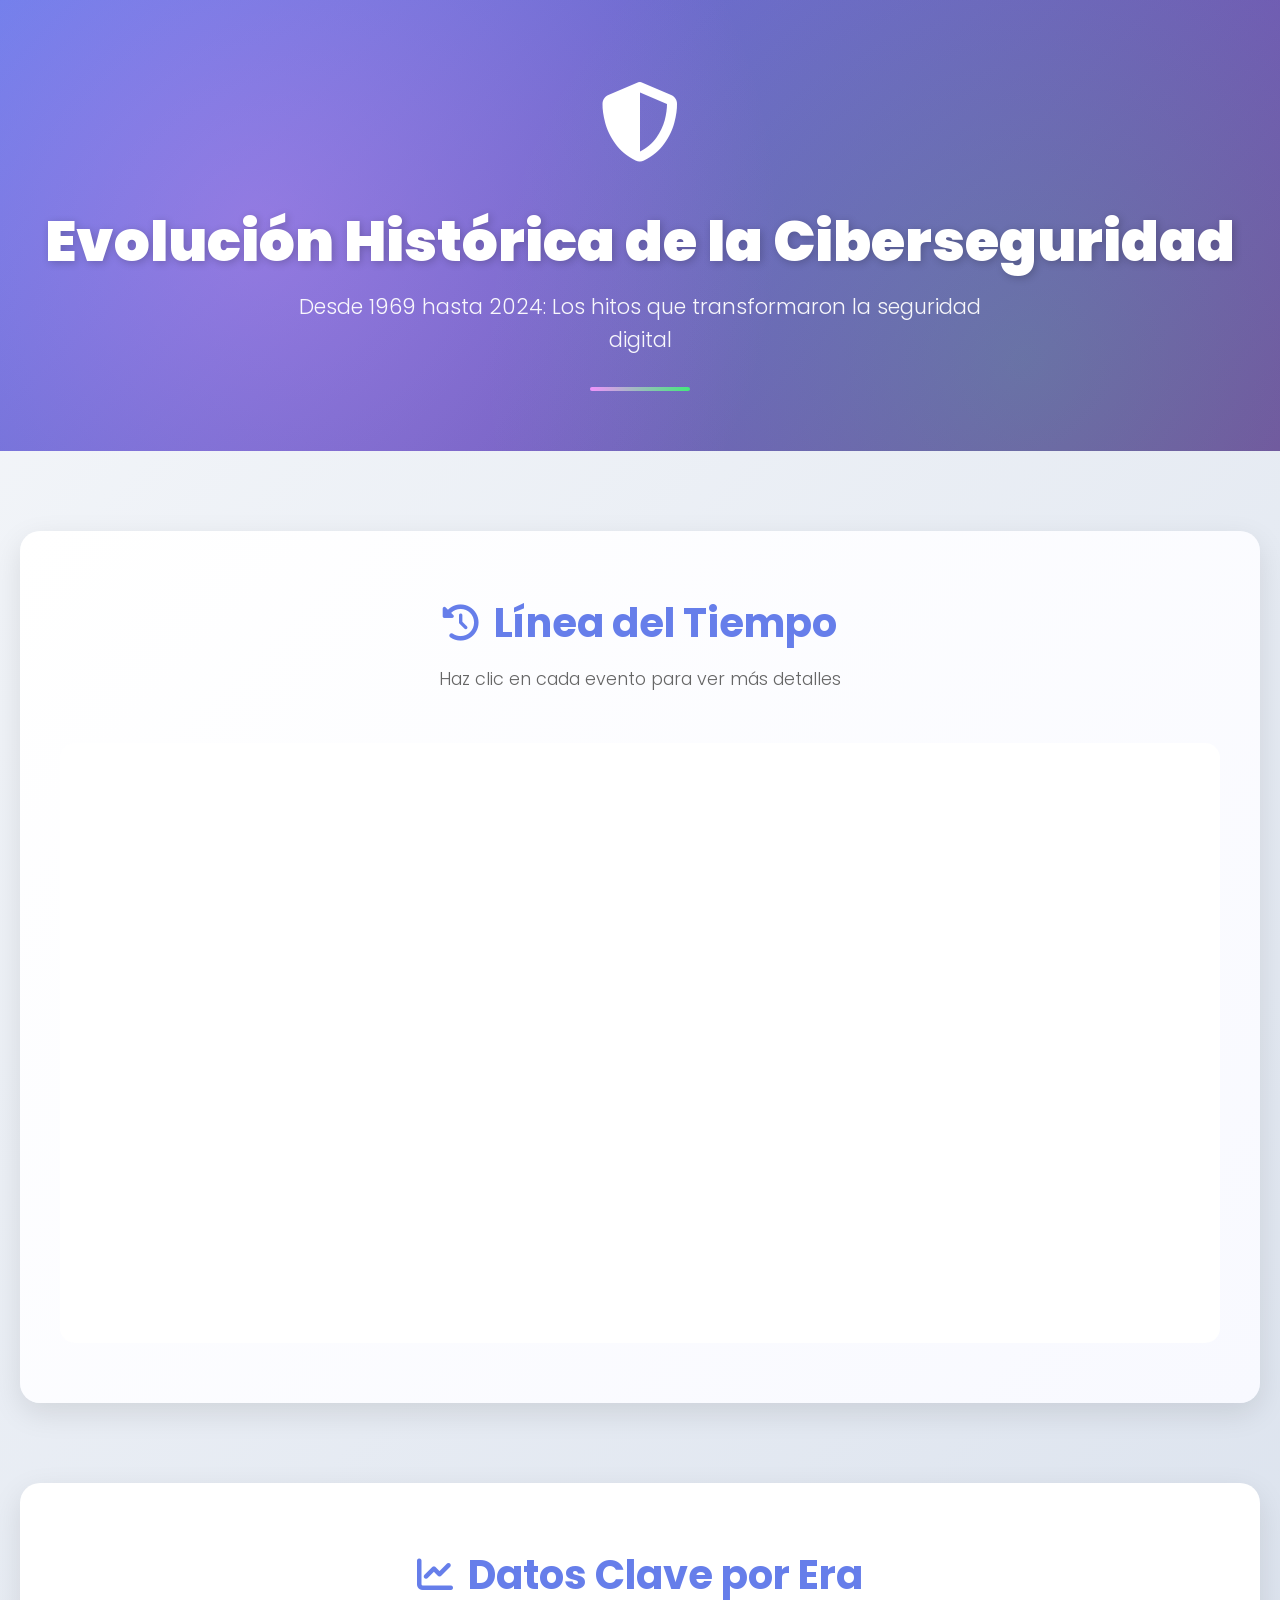
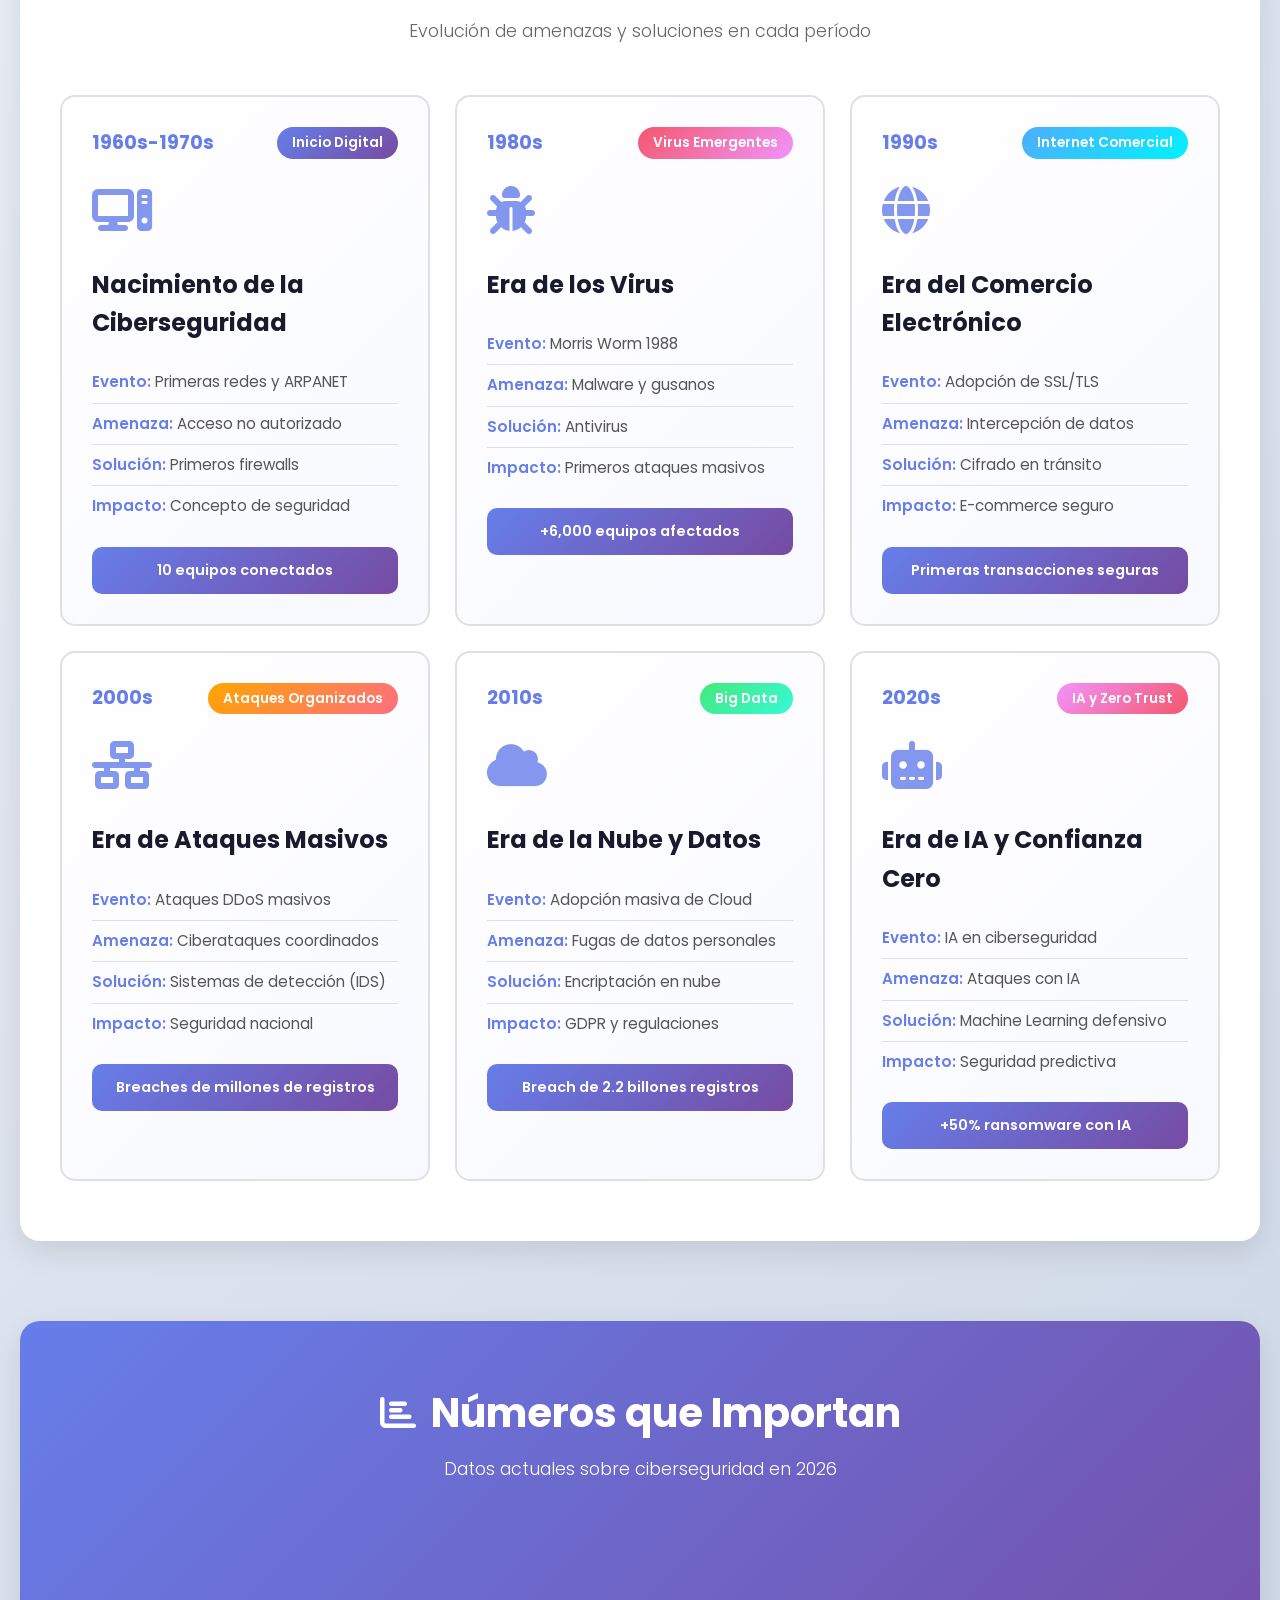
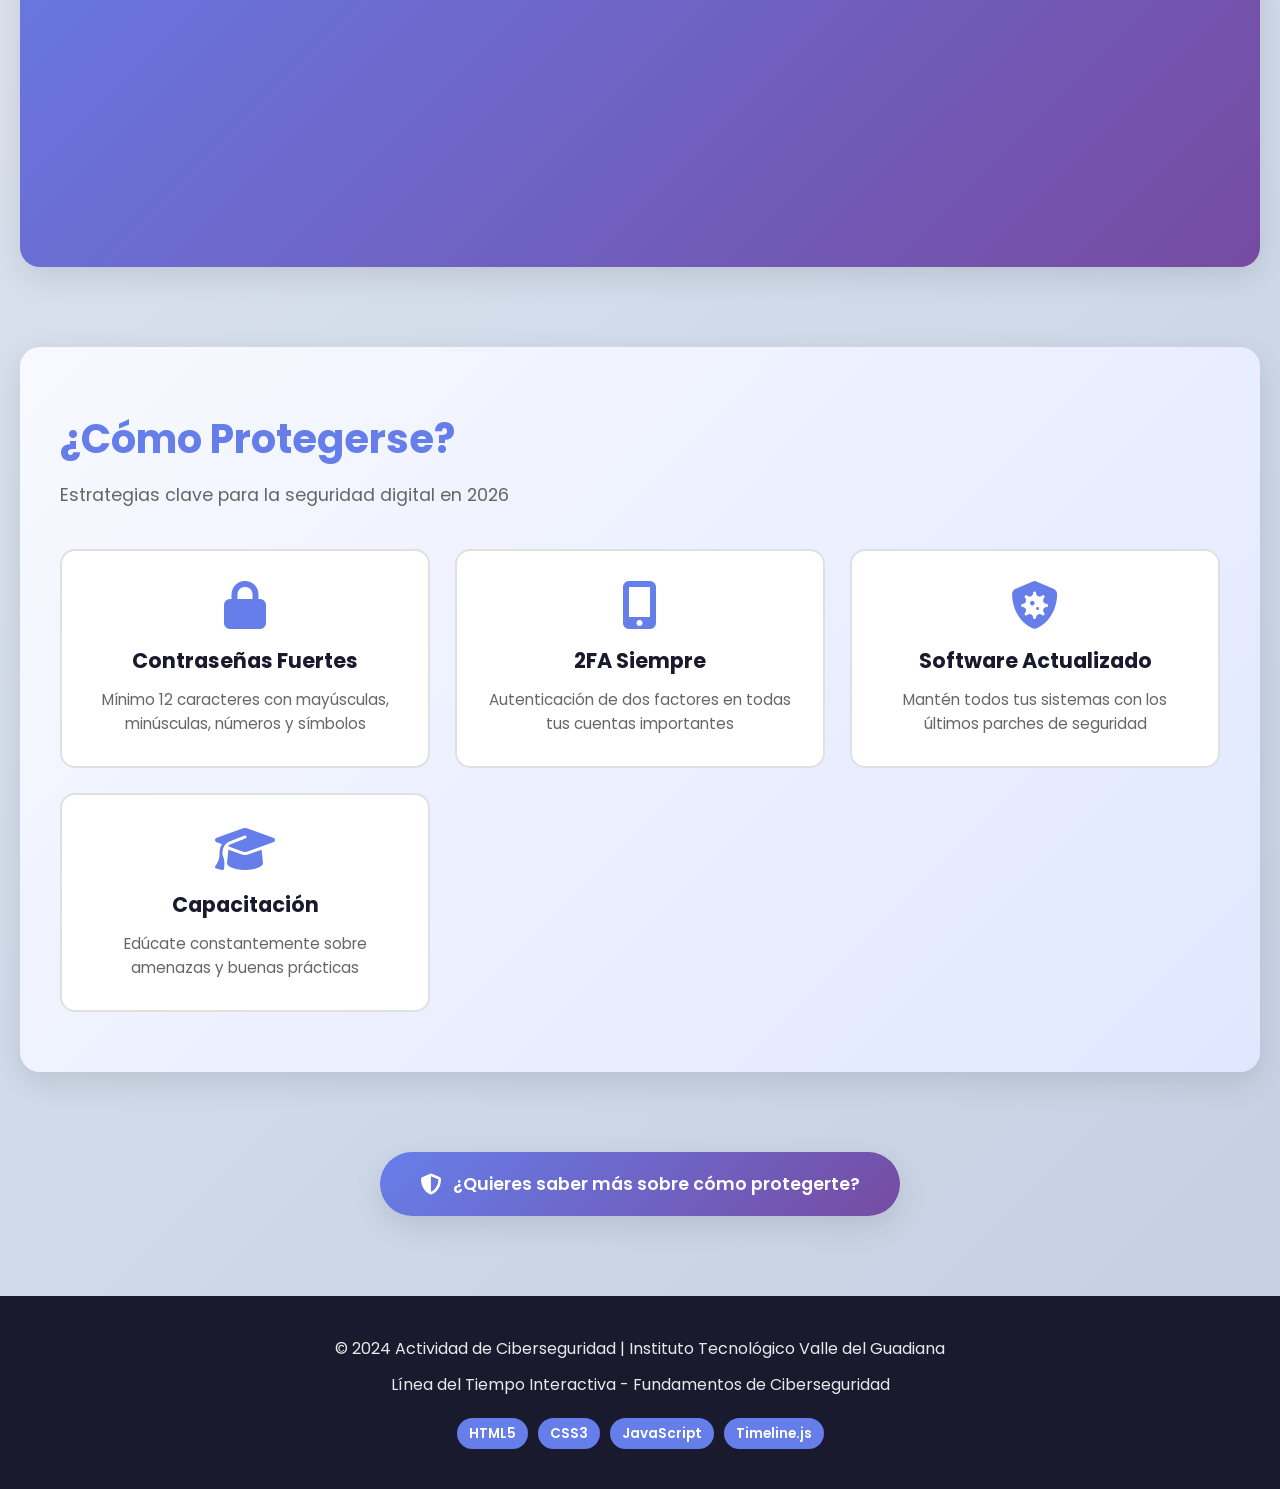
<file: index.html>
<!DOCTYPE html>
<html lang="es">
<head>
    <meta charset="UTF-8">
    <meta name="viewport" content="width=device-width, initial-scale=1.0">
    <title>Evolución Histórica de la Ciberseguridad</title>
    <link rel="stylesheet" href="styles.css">
    <!-- Timeline.js de Knight Lab -->
    <link title="timeline-styles" rel="stylesheet" 
          href="https://cdn.knightlab.com/libs/timeline3/latest/css/timeline.css">
    <script src="https://cdn.knightlab.com/libs/timeline3/latest/js/timeline.js"></script>
    <!-- Google Fonts -->
    <link href="https://fonts.googleapis.com/css2?family=Poppins:wght@300;400;600;700;900&display=swap" rel="stylesheet">
    <!-- Font Awesome para iconos -->
    <link rel="stylesheet" href="https://cdnjs.cloudflare.com/ajax/libs/font-awesome/6.4.0/css/all.min.css">
</head>
<body>
    <!-- HEADER CON ANIMACIÓN -->
    <header class="hero-header">
        <div class="hero-content">
            <div class="hero-icon">
                <i class="fas fa-shield-alt"></i>
            </div>
            <h1 class="titulo-principal">Evolución Histórica de la Ciberseguridad</h1>
            <p class="subtitulo">Desde 1969 hasta 2024: Los hitos que transformaron la seguridad digital</p>
            <div class="decorative-line"></div>
        </div>
        <div class="hero-background"></div>
    </header>

    <!-- CONTENEDOR PRINCIPAL -->
    <main class="main-container">
        
        <!-- SECCIÓN 1: LÍNEA DEL TIEMPO INTERACTIVA -->
        <section class="timeline-section">
            <div class="section-header">
                <h2><i class="fas fa-history"></i> Línea del Tiempo</h2>
                <p>Haz clic en cada evento para ver más detalles</p>
            </div>
            <div id="timeline-embed" class="timeline-embed"></div>
        </section>

        <!-- SECCIÓN 2: DATOS CLAVE POR ERA -->
        <section class="eras-section">
            <div class="section-header">
                <h2><i class="fas fa-chart-line"></i> Datos Clave por Era</h2>
                <p>Evolución de amenazas y soluciones en cada período</p>
            </div>

            <div class="eras-grid">
                <!-- ERA 1960s-1970s -->
                <div class="era-card era-1">
                    <div class="era-header">
                        <span class="era-year">1960s-1970s</span>
                        <span class="era-tag">Inicio Digital</span>
                    </div>
                    <div class="era-icon">
                        <i class="fas fa-computer"></i>
                    </div>
                    <h3>Nacimiento de la Ciberseguridad</h3>
                    <ul class="era-items">
                        <li><strong>Evento:</strong> Primeras redes y ARPANET</li>
                        <li><strong>Amenaza:</strong> Acceso no autorizado</li>
                        <li><strong>Solución:</strong> Primeros firewalls</li>
                        <li><strong>Impacto:</strong> Concepto de seguridad</li>
                    </ul>
                    <div class="era-stats">
                        <span>10 equipos conectados</span>
                    </div>
                </div>

                <!-- ERA 1980s -->
                <div class="era-card era-2">
                    <div class="era-header">
                        <span class="era-year">1980s</span>
                        <span class="era-tag">Virus Emergentes</span>
                    </div>
                    <div class="era-icon">
                        <i class="fas fa-bug"></i>
                    </div>
                    <h3>Era de los Virus</h3>
                    <ul class="era-items">
                        <li><strong>Evento:</strong> Morris Worm 1988</li>
                        <li><strong>Amenaza:</strong> Malware y gusanos</li>
                        <li><strong>Solución:</strong> Antivirus</li>
                        <li><strong>Impacto:</strong> Primeros ataques masivos</li>
                    </ul>
                    <div class="era-stats">
                        <span>+6,000 equipos afectados</span>
                    </div>
                </div>

                <!-- ERA 1990s -->
                <div class="era-card era-3">
                    <div class="era-header">
                        <span class="era-year">1990s</span>
                        <span class="era-tag">Internet Comercial</span>
                    </div>
                    <div class="era-icon">
                        <i class="fas fa-globe"></i>
                    </div>
                    <h3>Era del Comercio Electrónico</h3>
                    <ul class="era-items">
                        <li><strong>Evento:</strong> Adopción de SSL/TLS</li>
                        <li><strong>Amenaza:</strong> Intercepción de datos</li>
                        <li><strong>Solución:</strong> Cifrado en tránsito</li>
                        <li><strong>Impacto:</strong> E-commerce seguro</li>
                    </ul>
                    <div class="era-stats">
                        <span>Primeras transacciones seguras</span>
                    </div>
                </div>

                <!-- ERA 2000s -->
                <div class="era-card era-4">
                    <div class="era-header">
                        <span class="era-year">2000s</span>
                        <span class="era-tag">Ataques Organizados</span>
                    </div>
                    <div class="era-icon">
                        <i class="fas fa-network-wired"></i>
                    </div>
                    <h3>Era de Ataques Masivos</h3>
                    <ul class="era-items">
                        <li><strong>Evento:</strong> Ataques DDoS masivos</li>
                        <li><strong>Amenaza:</strong> Ciberataques coordinados</li>
                        <li><strong>Solución:</strong> Sistemas de detección (IDS)</li>
                        <li><strong>Impacto:</strong> Seguridad nacional</li>
                    </ul>
                    <div class="era-stats">
                        <span>Breaches de millones de registros</span>
                    </div>
                </div>

                <!-- ERA 2010s -->
                <div class="era-card era-5">
                    <div class="era-header">
                        <span class="era-year">2010s</span>
                        <span class="era-tag">Big Data</span>
                    </div>
                    <div class="era-icon">
                        <i class="fas fa-cloud"></i>
                    </div>
                    <h3>Era de la Nube y Datos</h3>
                    <ul class="era-items">
                        <li><strong>Evento:</strong> Adopción masiva de Cloud</li>
                        <li><strong>Amenaza:</strong> Fugas de datos personales</li>
                        <li><strong>Solución:</strong> Encriptación en nube</li>
                        <li><strong>Impacto:</strong> GDPR y regulaciones</li>
                    </ul>
                    <div class="era-stats">
                        <span>Breach de 2.2 billones registros</span>
                    </div>
                </div>

                <!-- ERA 2020s -->
                <div class="era-card era-6">
                    <div class="era-header">
                        <span class="era-year">2020s</span>
                        <span class="era-tag">IA y Zero Trust</span>
                    </div>
                    <div class="era-icon">
                        <i class="fas fa-robot"></i>
                    </div>
                    <h3>Era de IA y Confianza Cero</h3>
                    <ul class="era-items">
                        <li><strong>Evento:</strong> IA en ciberseguridad</li>
                        <li><strong>Amenaza:</strong> Ataques con IA</li>
                        <li><strong>Solución:</strong> Machine Learning defensivo</li>
                        <li><strong>Impacto:</strong> Seguridad predictiva</li>
                    </ul>
                    <div class="era-stats">
                        <span>+50% ransomware con IA</span>
                    </div>
                </div>
            </div>
        </section>

        <!-- SECCIÓN 3: ESTADÍSTICAS Y NÚMEROS -->
        <section class="stats-section">
            <div class="section-header">
                <h2><i class="fas fa-chart-bar"></i> Números que Importan</h2>
                <p>Datos actuales sobre ciberseguridad en 2026</p>
            </div>

            <div class="stats-grid">
                <div class="stat-box">
                    <div class="stat-number">$10.5B</div>
                    <div class="stat-label">Costo anual de cibercrimen</div>
                    <div class="stat-icon"><i class="fas fa-dollar-sign"></i></div>
                </div>

                <div class="stat-box">
                    <div class="stat-number">61%</div>
                    <div class="stat-label">Empresas con brechas en 2026</div>
                    <div class="stat-icon"><i class="fas fa-exclamation-triangle"></i></div>
                </div>

                <div class="stat-box">
                    <div class="stat-number">247D</div>
                    <div class="stat-label">Tiempo promedio de breach</div>
                    <div class="stat-icon"><i class="fas fa-hourglass-end"></i></div>
                </div>

                <div class="stat-box">
                    <div class="stat-number">68%</div>
                    <div class="stat-label">Ataques originados internamente</div>
                    <div class="stat-icon"><i class="fas fa-user-secret"></i></div>
                </div>
            </div>
        </section>

        <!-- SECCIÓN 4: LLAMADO A LA ACCIÓN -->
        <section class="cta-section">
            <div class="cta-content">
                <h2>¿Cómo Protegerse?</h2>
                <p>Estrategias clave para la seguridad digital en 2026</p>
                
                <div class="cta-grid">
                    <div class="cta-card">
                        <i class="fas fa-lock"></i>
                        <h4>Contraseñas Fuertes</h4>
                        <p>Mínimo 12 caracteres con mayúsculas, minúsculas, números y símbolos</p>
                    </div>

                    <div class="cta-card">
                        <i class="fas fa-mobile-alt"></i>
                        <h4>2FA Siempre</h4>
                        <p>Autenticación de dos factores en todas tus cuentas importantes</p>
                    </div>

                    <div class="cta-card">
                        <i class="fas fa-shield-virus"></i>
                        <h4>Software Actualizado</h4>
                        <p>Mantén todos tus sistemas con los últimos parches de seguridad</p>
                    </div>

                    <div class="cta-card">
                        <i class="fas fa-graduation-cap"></i>
                        <h4>Capacitación</h4>
                        <p>Edúcate constantemente sobre amenazas y buenas prácticas</p>
                    </div>
                </div>
            </div>
        </section>

                        </div>

                <div class="cta-button-wrapper">
                    <a href="proteccion.html" class="cta-main-button">
                        <i class="fas fa-shield-halved"></i>
                        ¿Quieres saber más sobre cómo protegerte?
                    </a>
                </div>
            </div>
        </section>
    </main>
    
    <!-- FOOTER -->
    <footer class="footer">
        <div class="footer-content">
            <p>&copy; 2024 Actividad de Ciberseguridad | Instituto Tecnológico Valle del Guadiana</p>
            <p>Línea del Tiempo Interactiva - Fundamentos de Ciberseguridad</p>
            <div class="footer-badges">
                <span class="badge">HTML5</span>
                <span class="badge">CSS3</span>
                <span class="badge">JavaScript</span>
                <span class="badge">Timeline.js</span>
            </div>
        </div>
    </footer>

    <!-- SCRIPT PARA INICIALIZAR TIMELINE.JS -->
    <script>
        // Inicializar la línea del tiempo
        var options = {
            timenav_position: "bottom",
            default_bg_color: {r: 255, g: 255, b: 255},
            font_color: {r: 51, g: 51, b: 51}
        };
        new TL.Timeline('timeline-embed', 'datos.json', options);

        // Animación de números en estadísticas
        const observerOptions = {
            threshold: 0.5
        };

        const observer = new IntersectionObserver((entries) => {
            entries.forEach(entry => {
                if (entry.isIntersecting) {
                    entry.target.classList.add('animate-in');
                }
            });
        }, observerOptions);

        document.querySelectorAll('.stat-box').forEach(box => {
            observer.observe(box);
        });
    </script>
</body>
</html>
</file>
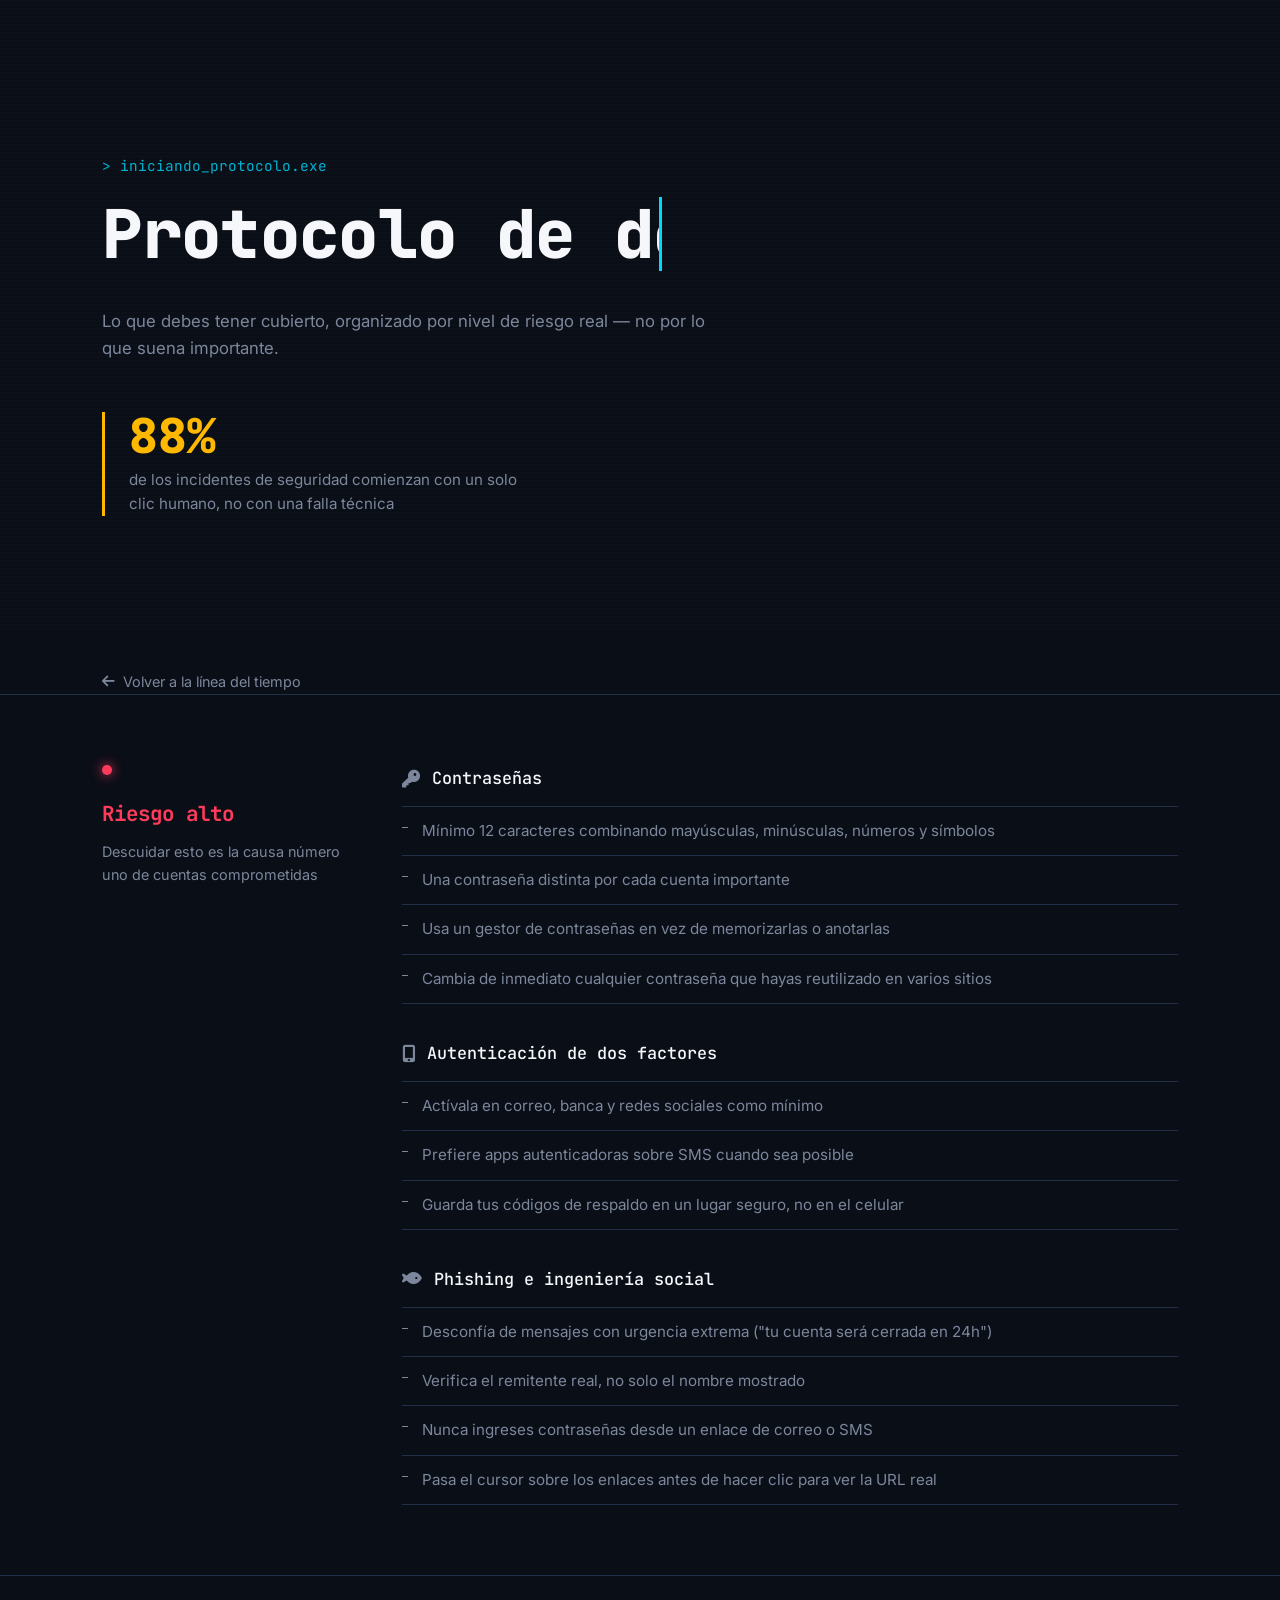
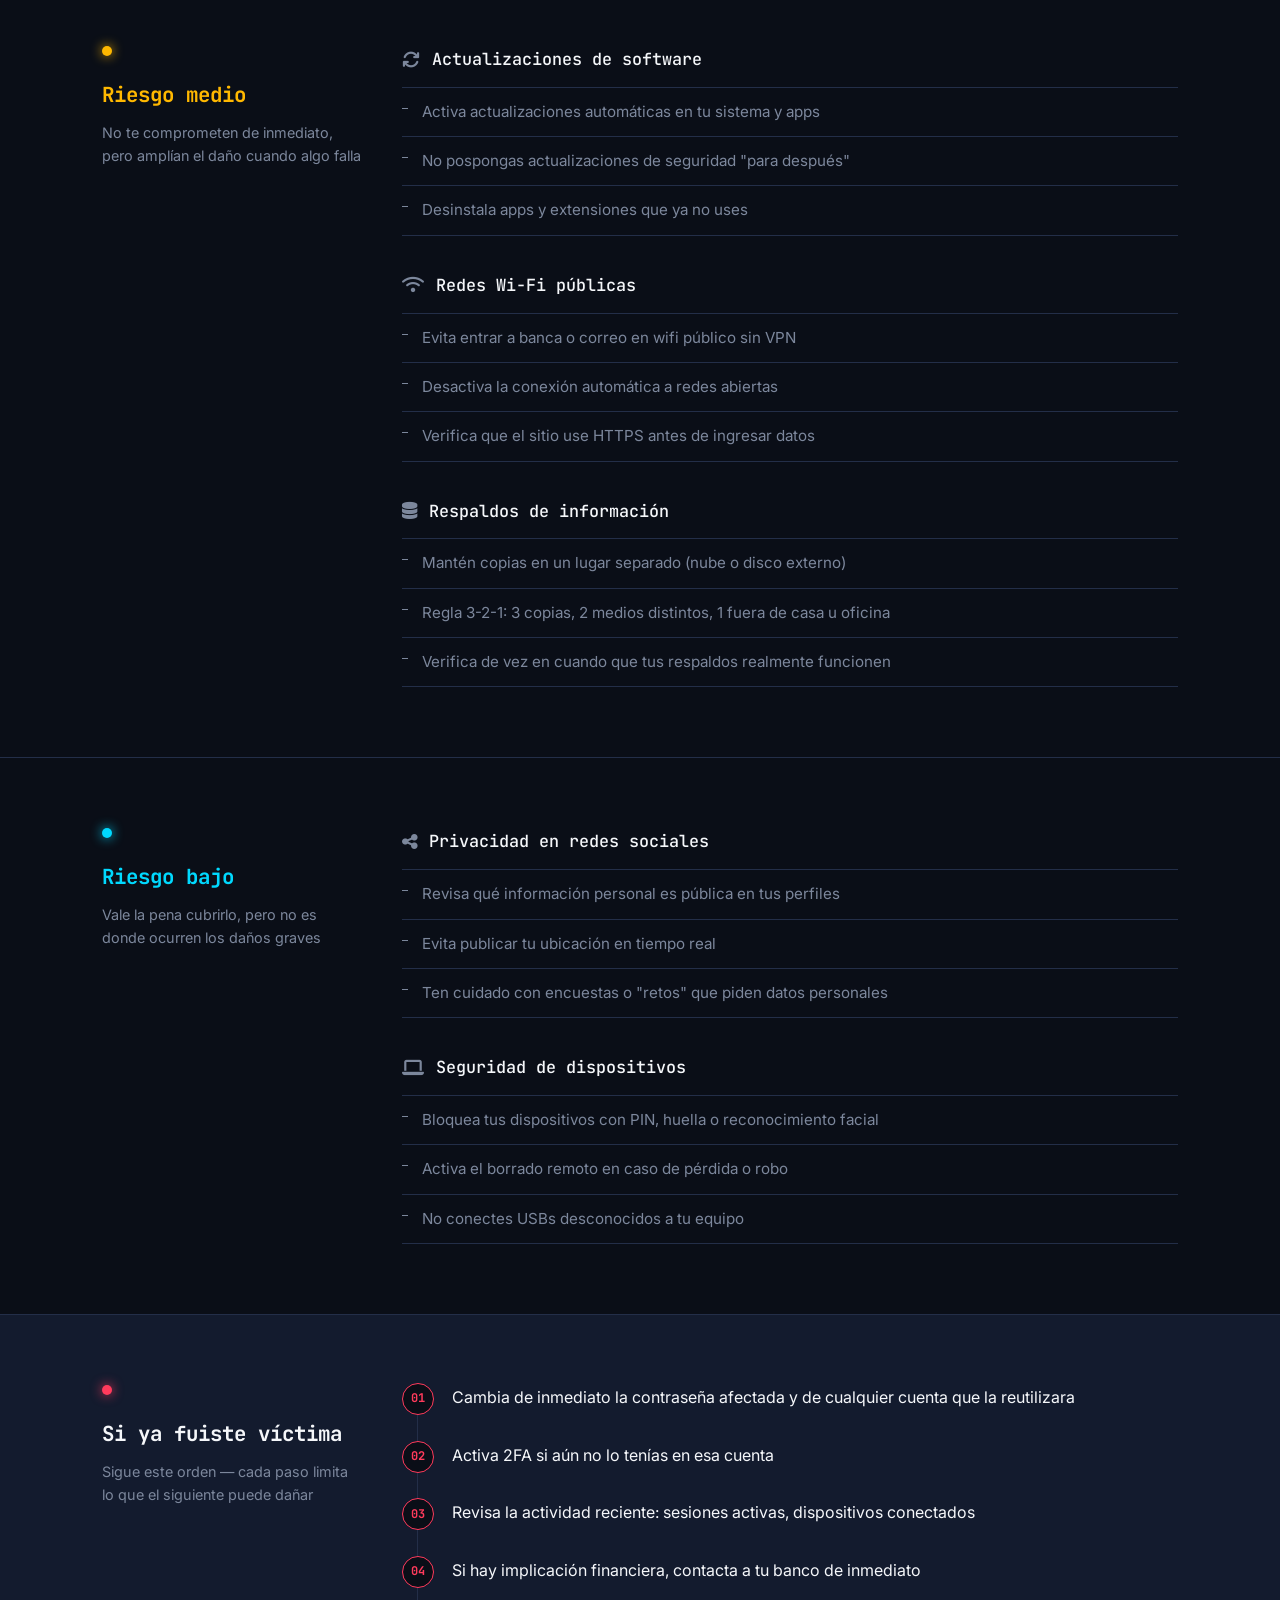
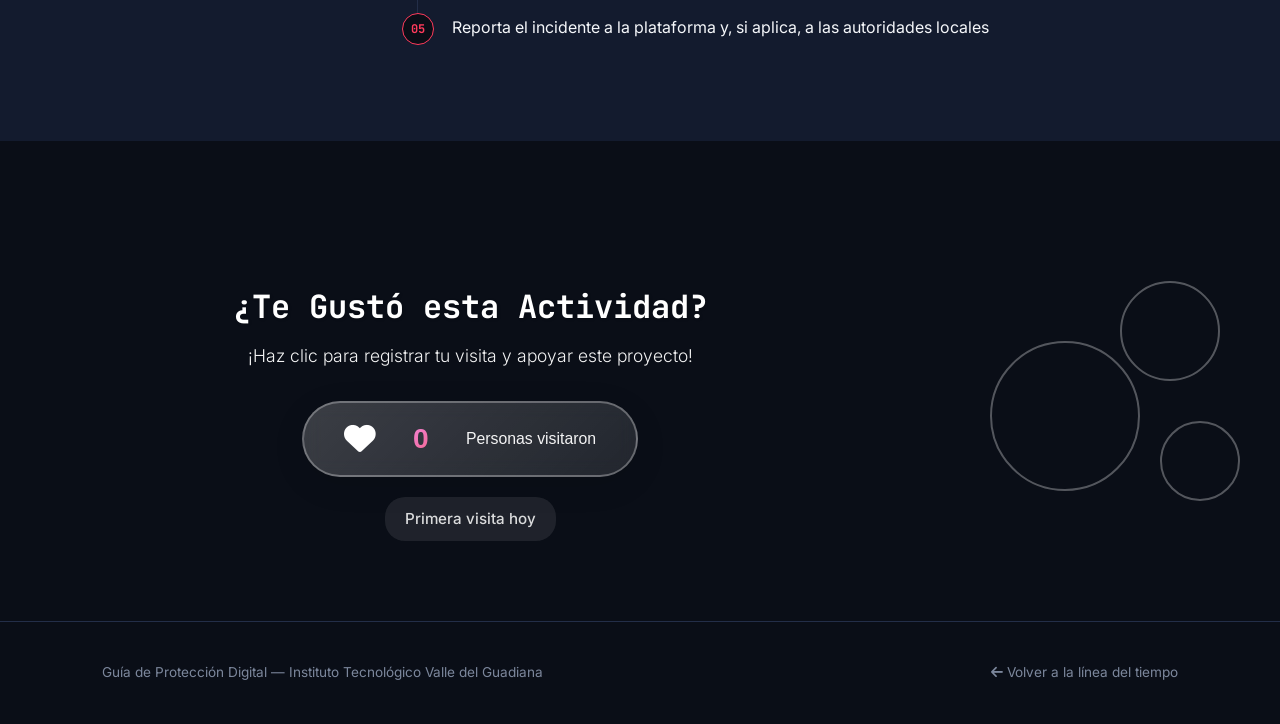
<file: proteccion.html>
<!DOCTYPE html>
<html lang="es">
<head>
    <meta charset="UTF-8">
    <meta name="viewport" content="width=device-width, initial-scale=1.0">
    <title>Protocolo de Defensa Digital</title>
    <link rel="stylesheet" href="proteccion.css">
    <link href="https://fonts.googleapis.com/css2?family=JetBrains+Mono:wght@400;500;700;800&family=Inter:wght@400;500;600;700&display=swap" rel="stylesheet">
    <link rel="stylesheet" href="https://cdnjs.cloudflare.com/ajax/libs/font-awesome/6.4.0/css/all.min.css">
</head>
<body>

    <header class="terminal-hero">
        <div class="scanlines"></div>
        <div class="hero-inner">
            <div class="boot-line">&gt; iniciando_protocolo.exe</div>
            <h1 class="terminal-headline">
                <span class="typed-line">Protocolo de defensa digital</span>
            </h1>
            <p class="hero-sub">Lo que debes tener cubierto, organizado por nivel de riesgo real — no por lo que suena importante.</p>
        </div>
        <div class="hero-stat">
            <span class="hero-stat-number">88%</span>
            <span class="hero-stat-label">de los incidentes de seguridad comienzan con un solo clic humano, no con una falla técnica</span>
        </div>
    </header>

    <main>

        <a href="index.html" class="volver-link"><i class="fas fa-arrow-left"></i> Volver a la línea del tiempo</a>

        <!-- ZONA ROJA -->
        <section class="risk-band risk-band--alto">
            <div class="risk-band-label">
                <span class="risk-dot"></span>
                <span class="risk-band-title">Riesgo alto</span>
                <span class="risk-band-desc">Descuidar esto es la causa número uno de cuentas comprometidas</span>
            </div>
            <div class="risk-band-content">

                <div class="record">
                    <div class="record-head">
                        <i class="fas fa-key"></i>
                        <h3>Contraseñas</h3>
                    </div>
                    <ul class="record-list">
                        <li>Mínimo 12 caracteres combinando mayúsculas, minúsculas, números y símbolos</li>
                        <li>Una contraseña distinta por cada cuenta importante</li>
                        <li>Usa un gestor de contraseñas en vez de memorizarlas o anotarlas</li>
                        <li>Cambia de inmediato cualquier contraseña que hayas reutilizado en varios sitios</li>
                    </ul>
                </div>

                <div class="record">
                    <div class="record-head">
                        <i class="fas fa-mobile-screen-button"></i>
                        <h3>Autenticación de dos factores</h3>
                    </div>
                    <ul class="record-list">
                        <li>Actívala en correo, banca y redes sociales como mínimo</li>
                        <li>Prefiere apps autenticadoras sobre SMS cuando sea posible</li>
                        <li>Guarda tus códigos de respaldo en un lugar seguro, no en el celular</li>
                    </ul>
                </div>

                <div class="record">
                    <div class="record-head">
                        <i class="fas fa-fish"></i>
                        <h3>Phishing e ingeniería social</h3>
                    </div>
                    <ul class="record-list">
                        <li>Desconfía de mensajes con urgencia extrema ("tu cuenta será cerrada en 24h")</li>
                        <li>Verifica el remitente real, no solo el nombre mostrado</li>
                        <li>Nunca ingreses contraseñas desde un enlace de correo o SMS</li>
                        <li>Pasa el cursor sobre los enlaces antes de hacer clic para ver la URL real</li>
                    </ul>
                </div>

            </div>
        </section>

        <!-- ZONA AMBAR -->
        <section class="risk-band risk-band--medio">
            <div class="risk-band-label">
                <span class="risk-dot"></span>
                <span class="risk-band-title">Riesgo medio</span>
                <span class="risk-band-desc">No te comprometen de inmediato, pero amplían el daño cuando algo falla</span>
            </div>
            <div class="risk-band-content">

                <div class="record">
                    <div class="record-head">
                        <i class="fas fa-arrows-rotate"></i>
                        <h3>Actualizaciones de software</h3>
                    </div>
                    <ul class="record-list">
                        <li>Activa actualizaciones automáticas en tu sistema y apps</li>
                        <li>No pospongas actualizaciones de seguridad "para después"</li>
                        <li>Desinstala apps y extensiones que ya no uses</li>
                    </ul>
                </div>

                <div class="record">
                    <div class="record-head">
                        <i class="fas fa-wifi"></i>
                        <h3>Redes Wi-Fi públicas</h3>
                    </div>
                    <ul class="record-list">
                        <li>Evita entrar a banca o correo en wifi público sin VPN</li>
                        <li>Desactiva la conexión automática a redes abiertas</li>
                        <li>Verifica que el sitio use HTTPS antes de ingresar datos</li>
                    </ul>
                </div>

                <div class="record">
                    <div class="record-head">
                        <i class="fas fa-database"></i>
                        <h3>Respaldos de información</h3>
                    </div>
                    <ul class="record-list">
                        <li>Mantén copias en un lugar separado (nube o disco externo)</li>
                        <li>Regla 3-2-1: 3 copias, 2 medios distintos, 1 fuera de casa u oficina</li>
                        <li>Verifica de vez en cuando que tus respaldos realmente funcionen</li>
                    </ul>
                </div>

            </div>
        </section>

        <!-- ZONA CIAN -->
        <section class="risk-band risk-band--bajo">
            <div class="risk-band-label">
                <span class="risk-dot"></span>
                <span class="risk-band-title">Riesgo bajo</span>
                <span class="risk-band-desc">Vale la pena cubrirlo, pero no es donde ocurren los daños graves</span>
            </div>
            <div class="risk-band-content">

                <div class="record">
                    <div class="record-head">
                        <i class="fas fa-share-nodes"></i>
                        <h3>Privacidad en redes sociales</h3>
                    </div>
                    <ul class="record-list">
                        <li>Revisa qué información personal es pública en tus perfiles</li>
                        <li>Evita publicar tu ubicación en tiempo real</li>
                        <li>Ten cuidado con encuestas o "retos" que piden datos personales</li>
                    </ul>
                </div>

                <div class="record">
                    <div class="record-head">
                        <i class="fas fa-laptop"></i>
                        <h3>Seguridad de dispositivos</h3>
                    </div>
                    <ul class="record-list">
                        <li>Bloquea tus dispositivos con PIN, huella o reconocimiento facial</li>
                        <li>Activa el borrado remoto en caso de pérdida o robo</li>
                        <li>No conectes USBs desconocidos a tu equipo</li>
                    </ul>
                </div>

            </div>
        </section>

        <!-- PROTOCOLO DE EMERGENCIA -->
        <section class="emergency">
            <div class="emergency-label">
                <span class="risk-dot risk-dot--emergency"></span>
                <span class="risk-band-title">Si ya fuiste víctima</span>
                <span class="risk-band-desc">Sigue este orden — cada paso limita lo que el siguiente puede dañar</span>
            </div>
            <ol class="emergency-timeline">
                <li><span class="step-index">01</span>Cambia de inmediato la contraseña afectada y de cualquier cuenta que la reutilizara</li>
                <li><span class="step-index">02</span>Activa 2FA si aún no lo tenías en esa cuenta</li>
                <li><span class="step-index">03</span>Revisa la actividad reciente: sesiones activas, dispositivos conectados</li>
                <li><span class="step-index">04</span>Si hay implicación financiera, contacta a tu banco de inmediato</li>
                <li><span class="step-index">05</span>Reporta el incidente a la plataforma y, si aplica, a las autoridades locales</li>
            </ol>
        </section>

    </main>
       <!-- SECCIÓN CONTADOR DE VISITAS -->
    <section class="visit-counter-section">
        <div class="counter-container">
            <div class="counter-content">
                <h3>¿Te Gustó esta Actividad?</h3>
                <p>¡Haz clic para registrar tu visita y apoyar este proyecto!</p>
                
                <button class="visit-button" id="visitBtn">
                    <i class="fas fa-heart"></i>
                    <span class="visit-count" id="visitCount">0</span>
                    <span class="visit-text">Personas visitaron</span>
                </button>

                <div class="counter-stats">
                    <p class="visit-date" id="lastVisit">Primera visita hoy</p>
                </div>
            </div>
            <div class="counter-decoration">
                <div class="decoration-circle"></div>
                <div class="decoration-circle"></div>
                <div class="decoration-circle"></div>
            </div>
        </div>
    </section>

    <footer class="footer-protocol">
        <p>Guía de Protección Digital — Instituto Tecnológico Valle del Guadiana</p>
        <a href="index.html"><i class="fas fa-arrow-left"></i> Volver a la línea del tiempo</a>
    </footer>

    <script>
          // ================================
        // CONTADOR DE VISITAS AVANZADO
        // ================================

        const visitBtn = document.getElementById('visitBtn');
        const visitCount = document.getElementById('visitCount');
        const lastVisitElement = document.getElementById('lastVisit');

        // Estructura de datos
        class VisitCounter {
            constructor() {
                this.totalVisits = parseInt(localStorage.getItem('visitCount') || '0');
                this.lastVisit = localStorage.getItem('lastVisitDate');
                this.firstVisit = localStorage.getItem('firstVisitDate');
            }

            incrementar() {
                this.totalVisits++;
                this.lastVisit = new Date().toISOString();
                
                if (!this.firstVisit) {
                    this.firstVisit = this.lastVisit;
                    localStorage.setItem('firstVisitDate', this.firstVisit);
                }
                
                this.guardar();
            }

            guardar() {
                localStorage.setItem('visitCount', this.totalVisits.toString());
                localStorage.setItem('lastVisitDate', this.lastVisit);
            }

            obtenerFormato(fecha) {
                const date = new Date(fecha);
                const options = { 
                    year: 'numeric', 
                    month: 'long', 
                    day: 'numeric',
                    hour: '2-digit',
                    minute: '2-digit'
                };
                return date.toLocaleDateString('es-ES', options);
            }

            actualizar() {
                visitCount.textContent = this.totalVisits;
                if (this.lastVisit) {
                    lastVisitElement.textContent = `Última visita: ${this.obtenerFormato(this.lastVisit)}`;
                }
            }
        }

        // Instanciar y cargar
        const counter = new VisitCounter();
        counter.actualizar();

        // Event listener del botón
        visitBtn.addEventListener('click', function() {
            counter.incrementar();
            counter.actualizar();
            
            // Animaciones
            visitBtn.querySelector('i').style.animation = 'none';
            setTimeout(() => {
                visitBtn.querySelector('i').style.animation = 'heartbeat 0.6s ease-in-out';
            }, 10);

            visitCount.style.animation = 'none';
            setTimeout(() => {
                visitCount.style.animation = 'popIn 0.5s ease-out';
            }, 10);

            visitBtn.style.transform = 'scale(0.95)';
            setTimeout(() => {
                visitBtn.style.transform = '';
            }, 200);
        });

        // Agregar ripple effect (ondas) al hacer clic
        visitBtn.addEventListener('mouseenter', function() {
            this.style.boxShadow = '0 20px 60px rgba(0, 0, 0, 0.3)';
        });

        visitBtn.addEventListener('mouseleave', function() {
            this.style.boxShadow = '0 8px 32px rgba(0, 0, 0, 0.1)';
        });



    </script>
</body>
</html>
</file>
<file: styles.css>
/* ================================
   VARIABLES Y ESTILOS GLOBALES
   ================================ */

:root {
    --primary-color: #667eea;
    --primary-dark: #5568d3;
    --secondary-color: #764ba2;
    --accent-color: #f093fb;
    --success-color: #43e97b;
    --danger-color: #f5576c;
    --warning-color: #ffa502;
    --light-bg: #f8f9ff;
    --dark-text: #1a1a2e;
    --border-color: #e0e0e0;
    --shadow: 0 10px 30px rgba(0, 0, 0, 0.1);
    --shadow-hover: 0 15px 40px rgba(0, 0, 0, 0.15);
    --transition: all 0.3s ease;
}

* {
    margin: 0;
    padding: 0;
    box-sizing: border-box;
}

html {
    scroll-behavior: smooth;
}

body {
    font-family: 'Poppins', sans-serif;
    background: linear-gradient(135deg, #f5f7fa 0%, #c3cfe2 100%);
    color: var(--dark-text);
    line-height: 1.6;
}

/* ================================
   HEADER HERO
   ================================ */

.hero-header {
    position: relative;
    min-height: 450px;
    display: flex;
    align-items: center;
    justify-content: center;
    overflow: hidden;
    background: linear-gradient(135deg, var(--primary-color) 0%, var(--secondary-color) 100%);
    padding: 60px 20px;
}

.hero-background {
    position: absolute;
    top: 0;
    left: 0;
    width: 100%;
    height: 100%;
    background-image: 
        radial-gradient(circle at 20% 50%, rgba(240, 147, 251, 0.3) 0%, transparent 50%),
        radial-gradient(circle at 80% 80%, rgba(67, 233, 123, 0.2) 0%, transparent 50%);
    animation: gradientShift 15s ease infinite;
}

@keyframes gradientShift {
    0%, 100% {
        background-image: 
            radial-gradient(circle at 20% 50%, rgba(240, 147, 251, 0.3) 0%, transparent 50%),
            radial-gradient(circle at 80% 80%, rgba(67, 233, 123, 0.2) 0%, transparent 50%);
    }
    50% {
        background-image: 
            radial-gradient(circle at 80% 50%, rgba(240, 147, 251, 0.3) 0%, transparent 50%),
            radial-gradient(circle at 20% 80%, rgba(67, 233, 123, 0.2) 0%, transparent 50%);
    }
}

.hero-content {
    position: relative;
    z-index: 2;
    text-align: center;
    color: white;
    animation: slideUp 1s ease-out;
}

@keyframes slideUp {
    from {
        opacity: 0;
        transform: translateY(40px);
    }
    to {
        opacity: 1;
        transform: translateY(0);
    }
}

.hero-icon {
    font-size: 80px;
    margin-bottom: 20px;
    animation: float 3s ease-in-out infinite;
}

@keyframes float {
    0%, 100% {
        transform: translateY(0px);
    }
    50% {
        transform: translateY(-20px);
    }
}

.titulo-principal {
    font-size: 3.5em;
    font-weight: 900;
    margin-bottom: 15px;
    text-shadow: 2px 2px 8px rgba(0, 0, 0, 0.2);
    line-height: 1.2;
}

.subtitulo {
    font-size: 1.3em;
    opacity: 0.95;
    max-width: 700px;
    margin: 0 auto 30px;
    font-weight: 300;
}

.decorative-line {
    width: 100px;
    height: 4px;
    background: linear-gradient(90deg, var(--accent-color), var(--success-color));
    margin: 30px auto 0;
    border-radius: 2px;
}

/* ================================
   CONTENEDOR PRINCIPAL
   ================================ */

.main-container {
    max-width: 1400px;
    margin: 0 auto;
    padding: 0 20px;
}

/* ================================
   SECCIONES
   ================================ */

section {
    margin: 80px 0;
    padding: 60px 40px;
    background: white;
    border-radius: 20px;
    box-shadow: var(--shadow);
    animation: fadeIn 0.8s ease-out;
}

@keyframes fadeIn {
    from {
        opacity: 0;
        transform: translateY(30px);
    }
    to {
        opacity: 1;
        transform: translateY(0);
    }
}

.section-header {
    text-align: center;
    margin-bottom: 50px;
}

.section-header h2 {
    font-size: 2.5em;
    color: var(--primary-color);
    margin-bottom: 10px;
    display: flex;
    align-items: center;
    justify-content: center;
    gap: 15px;
}

.section-header h2 i {
    font-size: 0.9em;
}

.section-header p {
    font-size: 1.1em;
    color: #666;
    font-weight: 300;
}

/* ================================
   LÍNEA DEL TIEMPO
   ================================ */

.timeline-section {
    background: linear-gradient(135deg, #ffffff 0%, #f8f9ff 100%);
}

.timeline-embed {
    min-height: 600px;
    border-radius: 15px;
    overflow: hidden;
    background: white;
}

#timeline-embed {
    border-radius: 15px !important;
}

/* ================================
   GRID DE ERAS
   ================================ */

.eras-grid {
    display: grid;
    grid-template-columns: repeat(auto-fit, minmax(320px, 1fr));
    gap: 25px;
    margin-top: 40px;
}

.era-card {
    background: linear-gradient(135deg, #ffffff 0%, #f8f9ff 100%);
    border: 2px solid var(--border-color);
    border-radius: 15px;
    padding: 30px;
    transition: var(--transition);
    cursor: pointer;
    position: relative;
    overflow: hidden;
}

.era-card::before {
    content: '';
    position: absolute;
    top: 0;
    left: 0;
    width: 100%;
    height: 5px;
    background: linear-gradient(90deg, var(--primary-color), var(--secondary-color));
    transform: scaleX(0);
    transform-origin: left;
    transition: transform 0.5s ease;
}

.era-card:hover {
    transform: translateY(-8px);
    box-shadow: var(--shadow-hover);
    border-color: var(--primary-color);
}

.era-card:hover::before {
    transform: scaleX(1);
}

.era-header {
    display: flex;
    justify-content: space-between;
    align-items: center;
    margin-bottom: 15px;
}

.era-year {
    font-size: 1.2em;
    font-weight: 700;
    color: var(--primary-color);
}

.era-tag {
    background: linear-gradient(135deg, var(--primary-color), var(--secondary-color));
    color: white;
    padding: 5px 15px;
    border-radius: 20px;
    font-size: 0.85em;
    font-weight: 600;
}

.era-icon {
    font-size: 3em;
    margin: 15px 0;
    color: var(--primary-color);
    opacity: 0.8;
}

.era-card h3 {
    font-size: 1.5em;
    color: var(--dark-text);
    margin-bottom: 20px;
}

.era-items {
    list-style: none;
    margin-bottom: 20px;
}

.era-items li {
    padding: 8px 0;
    border-bottom: 1px solid var(--border-color);
    font-size: 0.95em;
    color: #555;
}

.era-items li:last-child {
    border-bottom: none;
}

.era-items strong {
    color: var(--primary-color);
    font-weight: 600;
}

.era-stats {
    background: linear-gradient(135deg, var(--primary-color), var(--secondary-color));
    color: white;
    padding: 12px;
    border-radius: 10px;
    font-size: 0.9em;
    font-weight: 600;
    text-align: center;
    margin-top: 15px;
}

/* Colores únicos para cada era */
.era-1 { --color: #667eea; }
.era-2 { --color: #f5576c; }
.era-3 { --color: #4facfe; }
.era-4 { --color: #ffa502; }
.era-5 { --color: #43e97b; }
.era-6 { --color: #f093fb; }

.era-card:nth-child(1) .era-tag { background: linear-gradient(135deg, #667eea, #764ba2); }
.era-card:nth-child(2) .era-tag { background: linear-gradient(135deg, #f5576c, #f093fb); }
.era-card:nth-child(3) .era-tag { background: linear-gradient(135deg, #4facfe, #00f2fe); }
.era-card:nth-child(4) .era-tag { background: linear-gradient(135deg, #ffa502, #ff6e7f); }
.era-card:nth-child(5) .era-tag { background: linear-gradient(135deg, #43e97b, #38f9d7); }
.era-card:nth-child(6) .era-tag { background: linear-gradient(135deg, #f093fb, #f5576c); }

/* ================================
   ESTADÍSTICAS
   ================================ */

.stats-section {
    background: linear-gradient(135deg, var(--primary-color), var(--secondary-color));
    color: white;
}

.stats-section .section-header h2,
.stats-section .section-header p {
    color: white;
}

.stats-grid {
    display: grid;
    grid-template-columns: repeat(auto-fit, minmax(250px, 1fr));
    gap: 30px;
    margin-top: 40px;
}

.stat-box {
    background: rgba(255, 255, 255, 0.1);
    backdrop-filter: blur(10px);
    border: 1px solid rgba(255, 255, 255, 0.2);
    border-radius: 15px;
    padding: 30px;
    text-align: center;
    transition: var(--transition);
    opacity: 0;
    transform: translateY(20px);
}

.stat-box.animate-in {
    animation: statPop 0.6s ease-out forwards;
}

@keyframes statPop {
    to {
        opacity: 1;
        transform: translateY(0);
    }
}

.stat-box:hover {
    background: rgba(255, 255, 255, 0.15);
    transform: translateY(-10px);
}

.stat-icon {
    font-size: 2.5em;
    margin-bottom: 15px;
    opacity: 0.8;
}

.stat-number {
    font-size: 2.8em;
    font-weight: 900;
    margin-bottom: 10px;
    background: linear-gradient(135deg, #fff, #f0f0f0);
    -webkit-background-clip: text;
    -webkit-text-fill-color: transparent;
    background-clip: text;
}

.stat-label {
    font-size: 1em;
    opacity: 0.95;
    font-weight: 500;
}

/* ================================
   LLAMADO A LA ACCIÓN
   ================================ */

.cta-section {
    background: linear-gradient(135deg, #f8f9ff 0%, #e0e7ff 100%);
}

.cta-content h2 {
    font-size: 2.5em;
    color: var(--primary-color);
    margin-bottom: 10px;
}

.cta-content > p {
    font-size: 1.1em;
    color: #666;
    margin-bottom: 40px;
}

.cta-grid {
    display: grid;
    grid-template-columns: repeat(auto-fit, minmax(280px, 1fr));
    gap: 25px;
}

.cta-card {
    background: white;
    padding: 30px;
    border-radius: 15px;
    text-align: center;
    border: 2px solid var(--border-color);
    transition: var(--transition);
    cursor: pointer;
}

.cta-card:hover {
    border-color: var(--primary-color);
    box-shadow: var(--shadow-hover);
    transform: translateY(-8px);
}

.cta-card i {
    font-size: 3em;
    color: var(--primary-color);
    margin-bottom: 15px;
}

.cta-card h4 {
    font-size: 1.3em;
    color: var(--dark-text);
    margin-bottom: 10px;
}

.cta-card p {
    color: #666;
    font-size: 0.95em;
}

/* ================================
   FOOTER
   ================================ */

.footer {
    background: var(--dark-text);
    color: white;
    padding: 40px 20px;
    margin-top: 80px;
}

.footer-content {
    max-width: 1400px;
    margin: 0 auto;
    text-align: center;
}

.footer-content p {
    margin-bottom: 10px;
    opacity: 0.9;
}

.footer-badges {
    display: flex;
    justify-content: center;
    gap: 10px;
    margin-top: 20px;
    flex-wrap: wrap;
}

.badge {
    background: var(--primary-color);
    color: white;
    padding: 5px 12px;
    border-radius: 20px;
    font-size: 0.85em;
    font-weight: 600;
}

/* ================================
   RESPONSIVE
   ================================ */

@media (max-width: 768px) {
    .titulo-principal {
        font-size: 2em;
    }

    .subtitulo {
        font-size: 1em;
    }

    .section-header h2 {
        font-size: 1.8em;
    }

    section {
        padding: 40px 20px;
        margin: 40px 0;
    }

    .hero-icon {
        font-size: 60px;
    }

    .eras-grid,
    .stats-grid,
    .cta-grid {
        grid-template-columns: 1fr;
    }

    .stat-number {
        font-size: 2em;
    }
}

@media (max-width: 480px) {
    .titulo-principal {
        font-size: 1.5em;
    }

    .section-header h2 {
        font-size: 1.5em;
    }

    .hero-header {
        min-height: 350px;
        padding: 40px 20px;
    }

    .era-card,
    .cta-card,
    .stat-box {
        padding: 20px;
    }
}
.cta-button-wrapper {
    text-align: center;
    margin-top: 50px;
}

.cta-main-button {
    display: inline-flex;
    align-items: center;
    gap: 12px;
    background: linear-gradient(135deg, var(--primary-color), var(--secondary-color));
    color: white;
    text-decoration: none;
    padding: 18px 40px;
    border-radius: 50px;
    font-size: 1.1em;
    font-weight: 600;
    box-shadow: var(--shadow);
    transition: var(--transition);
}

.cta-main-button i {
    font-size: 1.2em;
}

.cta-main-button:hover {
    transform: translateY(-5px) scale(1.03);
    box-shadow: var(--shadow-hover);
}
</file>
<file: proteccion.css>
:root {
    --bg: #0A0E17;
    --panel: #131B2E;
    --line: #232E48;
    --text: #F5F7FA;
    --text-dim: #7C879C;
    --alto: #FF3B5C;
    --medio: #FFB800;
    --bajo: #00D9FF;
}

* { margin: 0; padding: 0; box-sizing: border-box; }

body {
    background: var(--bg);
    color: var(--text);
    font-family: 'Inter', sans-serif;
    line-height: 1.6;
}

h1, h3, .risk-band-title, .step-index, .boot-line {
    font-family: 'JetBrains Mono', monospace;
}

/* ============ HERO ============ */

.terminal-hero {
    position: relative;
    min-height: 70vh;
    display: flex;
    flex-direction: column;
    justify-content: center;
    padding: 100px 8vw 60px;
    overflow: hidden;
    background:
        linear-gradient(var(--bg), var(--bg)),
        repeating-linear-gradient(0deg, transparent, transparent 39px, rgba(0,217,255,0.04) 40px);
}

.scanlines {
    position: absolute;
    inset: 0;
    background: repeating-linear-gradient(180deg, rgba(255,255,255,0.015) 0px, transparent 2px, transparent 4px);
    pointer-events: none;
}

.boot-line {
    color: var(--bajo);
    font-size: 0.9rem;
    opacity: 0.8;
    margin-bottom: 20px;
}

.terminal-headline {
    font-size: clamp(2.2rem, 6vw, 4.2rem);
    font-weight: 800;
    max-width: 14ch;
    letter-spacing: -0.01em;
    line-height: 1.1;
}

.typed-line {
    display: inline-block;
    overflow: hidden;
    white-space: nowrap;
    border-right: 3px solid var(--bajo);
    width: 0;
    animation:
        typing 2.2s steps(28, end) forwards,
        blink-caret 0.75s step-end infinite;
}

@keyframes typing {
    from { width: 0; }
    to { width: 100%; }
}

@keyframes blink-caret {
    50% { border-color: transparent; }
}

@media (prefers-reduced-motion: reduce) {
    .typed-line {
        width: 100%;
        animation: none;
        border-right: none;
    }
}

.hero-sub {
    max-width: 55ch;
    color: var(--text-dim);
    font-size: 1.05rem;
    margin-top: 24px;
}

.hero-stat {
    position: relative;
    margin-top: 50px;
    padding-left: 24px;
    border-left: 3px solid var(--medio);
    max-width: 480px;
}

.hero-stat-number {
    display: block;
    font-family: 'JetBrains Mono', monospace;
    font-size: 3rem;
    font-weight: 800;
    color: var(--medio);
    line-height: 1;
}

.hero-stat-label {
    display: block;
    margin-top: 8px;
    color: var(--text-dim);
    font-size: 0.95rem;
    max-width: 40ch;
}

/* ============ NAV BACK ============ */

.volver-link {
    display: inline-flex;
    align-items: center;
    gap: 8px;
    margin: 40px 8vw 0;
    color: var(--text-dim);
    text-decoration: none;
    font-size: 0.9rem;
}

.volver-link:hover { color: var(--bajo); }

/* ============ RISK BANDS ============ */

.risk-band {
    display: grid;
    grid-template-columns: 260px 1fr;
    gap: 40px;
    padding: 70px 8vw;
    border-top: 1px solid var(--line);
}

.risk-band-label {
    position: sticky;
    top: 40px;
    align-self: start;
}

.risk-dot {
    display: inline-block;
    width: 10px;
    height: 10px;
    border-radius: 50%;
    margin-bottom: 14px;
}

.risk-band--alto .risk-dot { background: var(--alto); box-shadow: 0 0 12px var(--alto); }
.risk-band--medio .risk-dot { background: var(--medio); box-shadow: 0 0 12px var(--medio); }
.risk-band--bajo .risk-dot { background: var(--bajo); box-shadow: 0 0 12px var(--bajo); }

.risk-band-title {
    display: block;
    font-size: 1.3rem;
    font-weight: 700;
}

.risk-band--alto .risk-band-title { color: var(--alto); }
.risk-band--medio .risk-band-title { color: var(--medio); }
.risk-band--bajo .risk-band-title { color: var(--bajo); }

.risk-band-desc {
    display: block;
    color: var(--text-dim);
    font-size: 0.9rem;
    margin-top: 10px;
    max-width: 30ch;
}

.risk-band-content {
    display: flex;
    flex-direction: column;
    gap: 36px;
}

.record-head {
    display: flex;
    align-items: center;
    gap: 12px;
    margin-bottom: 14px;
}

.record-head i {
    font-size: 1.1rem;
    color: var(--text-dim);
}

.record-head h3 {
    font-size: 1.05rem;
    font-weight: 500;
}

.record-list {
    list-style: none;
    border-top: 1px solid var(--line);
}

.record-list li {
    padding: 12px 0;
    border-bottom: 1px solid var(--line);
    color: var(--text-dim);
    font-size: 0.95rem;
    padding-left: 20px;
    position: relative;
}

.record-list li::before {
    content: '';
    position: absolute;
    left: 0;
    top: 20px;
    width: 6px;
    height: 1px;
    background: var(--text-dim);
}

/* ============ EMERGENCY ============ */

.emergency {
    display: grid;
    grid-template-columns: 260px 1fr;
    gap: 40px;
    padding: 70px 8vw 100px;
    border-top: 1px solid var(--line);
    background: var(--panel);
}

.emergency-label { align-self: start; }

.risk-dot--emergency {
    background: var(--alto);
    box-shadow: 0 0 12px var(--alto);
    animation: pulse 1.6s ease-in-out infinite;
}

@keyframes pulse {
    0%, 100% { opacity: 1; }
    50% { opacity: 0.4; }
}

.emergency-timeline {
    list-style: none;
    position: relative;
    padding-left: 50px;
}

.emergency-timeline::before {
    content: '';
    position: absolute;
    left: 15px;
    top: 8px;
    bottom: 8px;
    width: 1px;
    background: var(--line);
}

.emergency-timeline li {
    position: relative;
    padding-bottom: 32px;
    color: var(--text);
    font-size: 1rem;
}

.emergency-timeline li:last-child { padding-bottom: 0; }

.step-index {
    position: absolute;
    left: -50px;
    top: -2px;
    width: 32px;
    height: 32px;
    display: flex;
    align-items: center;
    justify-content: center;
    background: var(--bg);
    border: 1px solid var(--alto);
    color: var(--alto);
    border-radius: 50%;
    font-size: 0.75rem;
    font-weight: 700;
}

/* ============ FOOTER ============ */

.footer-protocol {
    padding: 40px 8vw;
    display: flex;
    justify-content: space-between;
    flex-wrap: wrap;
    gap: 12px;
    color: var(--text-dim);
    font-size: 0.85rem;
    border-top: 1px solid var(--line);
}

.footer-protocol a {
    color: var(--text-dim);
    text-decoration: none;
}

.footer-protocol a:hover { color: var(--bajo); }

/* ============ RESPONSIVE ============ */

@media (max-width: 800px) {
    .risk-band, .emergency {
        grid-template-columns: 1fr;
    }
    .risk-band-label { position: static; }
    .terminal-hero { padding: 80px 6vw 50px; }
    .hero-stat { padding-left: 16px; }
}
/* ================================
   CONTADOR DE VISITAS
   ================================ */

.visit-counter-section {
    background: linear-gradient(135deg, var(--primary-color) 0%, var(--secondary-color) 100%);
    margin: 60px 0 0 0;
    padding: 60px 20px;
    position: relative;
    overflow: hidden;
}

.counter-container {
    max-width: 1400px;
    margin: 0 auto;
    display: flex;
    align-items: center;
    justify-content: space-between;
    gap: 40px;
    position: relative;
    z-index: 2;
}

.counter-content {
    flex: 1;
    text-align: center;
    color: white;
    animation: slideInLeft 0.8s ease-out;
}

@keyframes slideInLeft {
    from {
        opacity: 0;
        transform: translateX(-40px);
    }
    to {
        opacity: 1;
        transform: translateX(0);
    }
}

.counter-content h3 {
    font-size: 2em;
    margin-bottom: 10px;
    font-weight: 700;
    text-shadow: 1px 1px 3px rgba(0, 0, 0, 0.2);
}

.counter-content > p {
    font-size: 1.1em;
    opacity: 0.95;
    margin-bottom: 30px;
    font-weight: 300;
}

/* BOTÓN DE VISITAS */
.visit-button {
    position: relative;
    padding: 20px 40px;
    font-size: 1.1em;
    font-weight: 700;
    color: white;
    background: linear-gradient(135deg, rgba(255, 255, 255, 0.2), rgba(255, 255, 255, 0.1));
    border: 2px solid rgba(255, 255, 255, 0.3);
    border-radius: 50px;
    cursor: pointer;
    transition: all 0.4s cubic-bezier(0.34, 1.56, 0.64, 1);
    display: flex;
    align-items: center;
    justify-content: center;
    gap: 15px;
    backdrop-filter: blur(10px);
    box-shadow: 0 8px 32px rgba(0, 0, 0, 0.1);
    margin: 20px auto;
    flex-wrap: wrap;
}

.visit-button:hover {
    background: linear-gradient(135deg, rgba(255, 255, 255, 0.3), rgba(255, 255, 255, 0.2));
    border-color: rgba(255, 255, 255, 0.6);
    transform: translateY(-5px);
    box-shadow: 0 15px 50px rgba(0, 0, 0, 0.2);
}

.visit-button:active {
    transform: scale(0.95);
}

.visit-button i {
    font-size: 1.8em;
    animation: heartbeat 0.6s ease-in-out;
}

@keyframes heartbeat {
    0% {
        transform: scale(1);
        color: #fff;
    }
    25% {
        transform: scale(1.3);
        color: #f5576c;
    }
    50% {
        transform: scale(1.2);
        color: #ff69b4;
    }
    100% {
        transform: scale(1);
        color: #fff;
    }
}

.visit-button:active i {
    animation: heartbeat 0.6s ease-in-out;
}

.visit-count {
    font-size: 1.6em;
    font-weight: 900;
    min-width: 60px;
    display: inline-block;
    background: linear-gradient(135deg, #f093fb, #f5576c);
    -webkit-background-clip: text;
    -webkit-text-fill-color: transparent;
    background-clip: text;
    animation: popIn 0.5s ease-out;
}

@keyframes popIn {
    0% {
        transform: scale(0.5);
        opacity: 0;
    }
    50% {
        transform: scale(1.2);
    }
    100% {
        transform: scale(1);
        opacity: 1;
    }
}

.visit-text {
    font-size: 0.9em;
    opacity: 0.95;
    font-weight: 500;
    white-space: nowrap;
}

.counter-stats {
    margin-top: 20px;
    font-size: 0.95em;
    opacity: 0.85;
}

.visit-date {
    margin: 0;
    padding: 10px 20px;
    background: rgba(255, 255, 255, 0.1);
    border-radius: 20px;
    display: inline-block;
    font-weight: 500;
}

/* DECORACIÓN */
.counter-decoration {
    position: relative;
    width: 300px;
    height: 300px;
    opacity: 0.3;
}

.decoration-circle {
    position: absolute;
    border: 2px solid white;
    border-radius: 50%;
    animation: float 6s ease-in-out infinite;
}

.decoration-circle:nth-child(1) {
    width: 100px;
    height: 100px;
    top: 20px;
    right: 40px;
    animation-delay: 0s;
}

.decoration-circle:nth-child(2) {
    width: 150px;
    height: 150px;
    top: 80px;
    right: 120px;
    animation-delay: 0.5s;
}

.decoration-circle:nth-child(3) {
    width: 80px;
    height: 80px;
    top: 160px;
    right: 20px;
    animation-delay: 1s;
}

/* RESPONSIVE CONTADOR */
@media (max-width: 768px) {
    .counter-container {
        flex-direction: column;
        gap: 30px;
    }

    .counter-content h3 {
        font-size: 1.5em;
    }

    .visit-button {
        padding: 15px 30px;
        flex-wrap: wrap;
        justify-content: center;
    }

    .counter-decoration {
        display: none;
    }

    .visit-count {
        font-size: 1.4em;
    }
}

@media (max-width: 480px) {
    .counter-content h3 {
        font-size: 1.3em;
    }

    .counter-content > p {
        font-size: 0.95em;
    }

    .visit-button {
        padding: 12px 20px;
        font-size: 0.95em;
        gap: 10px;
    }

    .visit-count {
        font-size: 1.2em;
    }

    .visit-text {
        font-size: 0.8em;
    }
}
</file>
